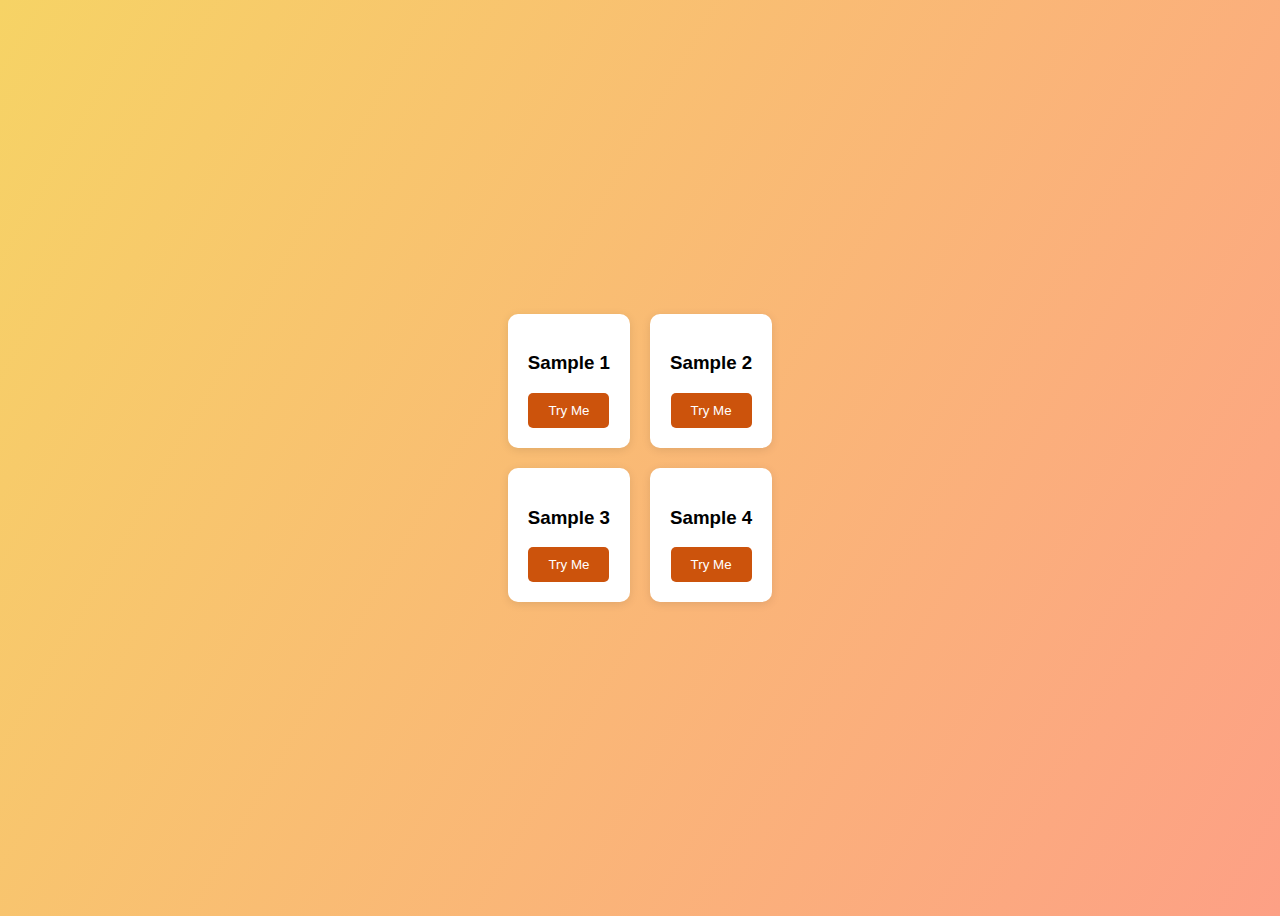
<file: buttons.html>
<!DOCTYPE html>
<html lang="en">
<head>
    <meta charset="UTF-8">
    <meta name="viewport" content="width=device-width, initial-scale=1.0">
    <link rel="stylesheet" href="buttons.css">
    <title>Button Samples</title>
</head>
<body>
    <div class="container">
        <div class="card" id="sec1">
            <h3>Sample 1</h3>
            <button class="try-me">Try Me</button>
        </div>
        <div class="card" id="sec2">
            <h3>Sample 2</h3>
            <button class="try-me">Try Me</button>
        </div>
        <div class="card" id="sec3">
            <h3>Sample 3</h3>
            <button class="try-me">Try Me</button>
        </div>
        <div class="card" id="sec4">
            <h3>Sample 4</h3>
            <button class="try-me">Try Me</button>
        </div>
    </div>
</body>
</html>
</file>
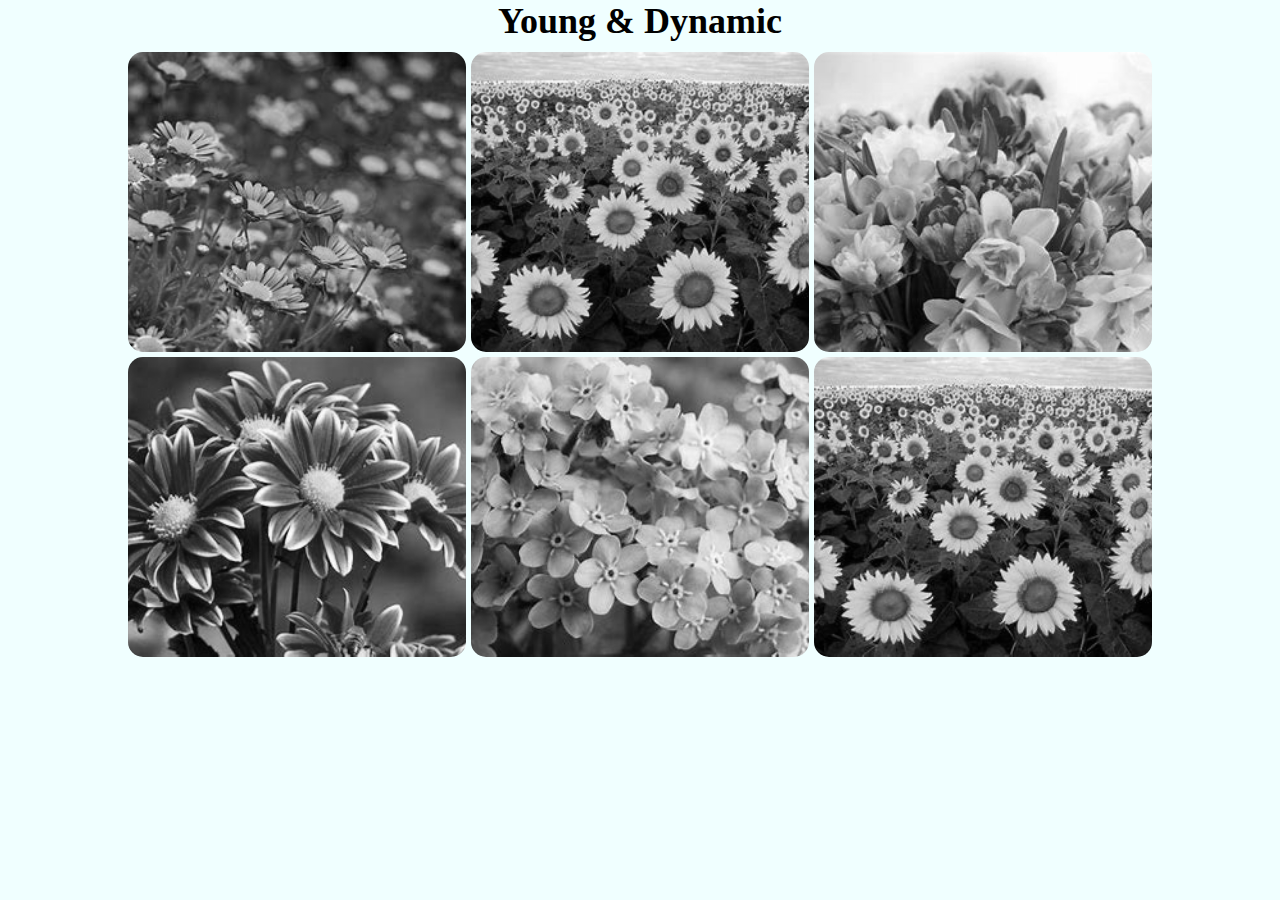
<file: ImageGallery.html>
<!DOCTYPE html>
<html lang="en">
<head>
    <meta charset="UTF-8">
    <meta name="viewport" content="width=device-width, initial-scale=1.0">
    <title>Image Gallery</title>
    <link rel="stylesheet" href="https://cdnjs.cloudflare.com/ajax/libs/font-awesome/6.7.2/css/all.min.css" integrity="sha512-Evv84Mr4kqVGRNSgIGL/F/aIDqQb7xQ2vcrdIwxfjThSH8CSR7PBEakCr51Ck+w+/U6swU2Im1vVX0SVk9ABhg==" crossorigin="anonymous" referrerpolicy="no-referrer" />
    <link rel="stylesheet" href="ImageGallery.css"/>
</head>
<body>
    <h1>Young & Dynamic</h1>
   <div id="gallery">
    <div class="container">
        <img src="image1.jpg" alt=""/>
    <div class="popup">
        <h2>Flowers1</h2>
        <div class="icons"><i class="fa-brands fa-instagram">
            <i class="fa-brands fa-twitter"></i>
        </i></div>
        </div>
        </div>
    <div class="container"><img src="image6.jpg" alt=""/>
        <div class="popup">
            <h2>Flowers2</h2>
            <div class="icons"><i class="fa-brands fa-instagram"></i>
                <i class="fa-brands fa-twitter"></i></div>
            </div>
            </div>
    <div class="container"><img src="image3.jpg" alt=""/>
        <div class="popup">
            <h2>Flowers3</h2>
            <div class="icons"><i class="fa-brands fa-instagram"></i>
                <i class="fa-brands fa-twitter"></i></div>
            </div>
            </div> 
    <div class="container"><img src="image4.jpg" alt=""/>
        <div class="popup">
            <h2>Flowers4</h2>
            <div class="icons"><i class="fa-brands fa-instagram"></i>
                <i class="fa-brands fa-twitter"></i></div>
            </div>
            </div>
    <div class="container"><img src="image5.jpg" alt=""/>
        <div class="popup">
            <h2>Flowers5</h2>
            <div class="icons"><i class="fa-brands fa-instagram"></i>
                <i class="fa-brands fa-twitter"></i></div>
            </div>
            </div>
    <div class="container"><img src="image6.jpg" alt=""/>
        <div class="popup">
            <h2>Flowers6</h2>
            <div class="icons"><i class="fa-brands fa-instagram"></i>
                <i class="fa-brands fa-twitter"></i></div>
            </div>
            </div>
</div>
</body>
</html>
</file>
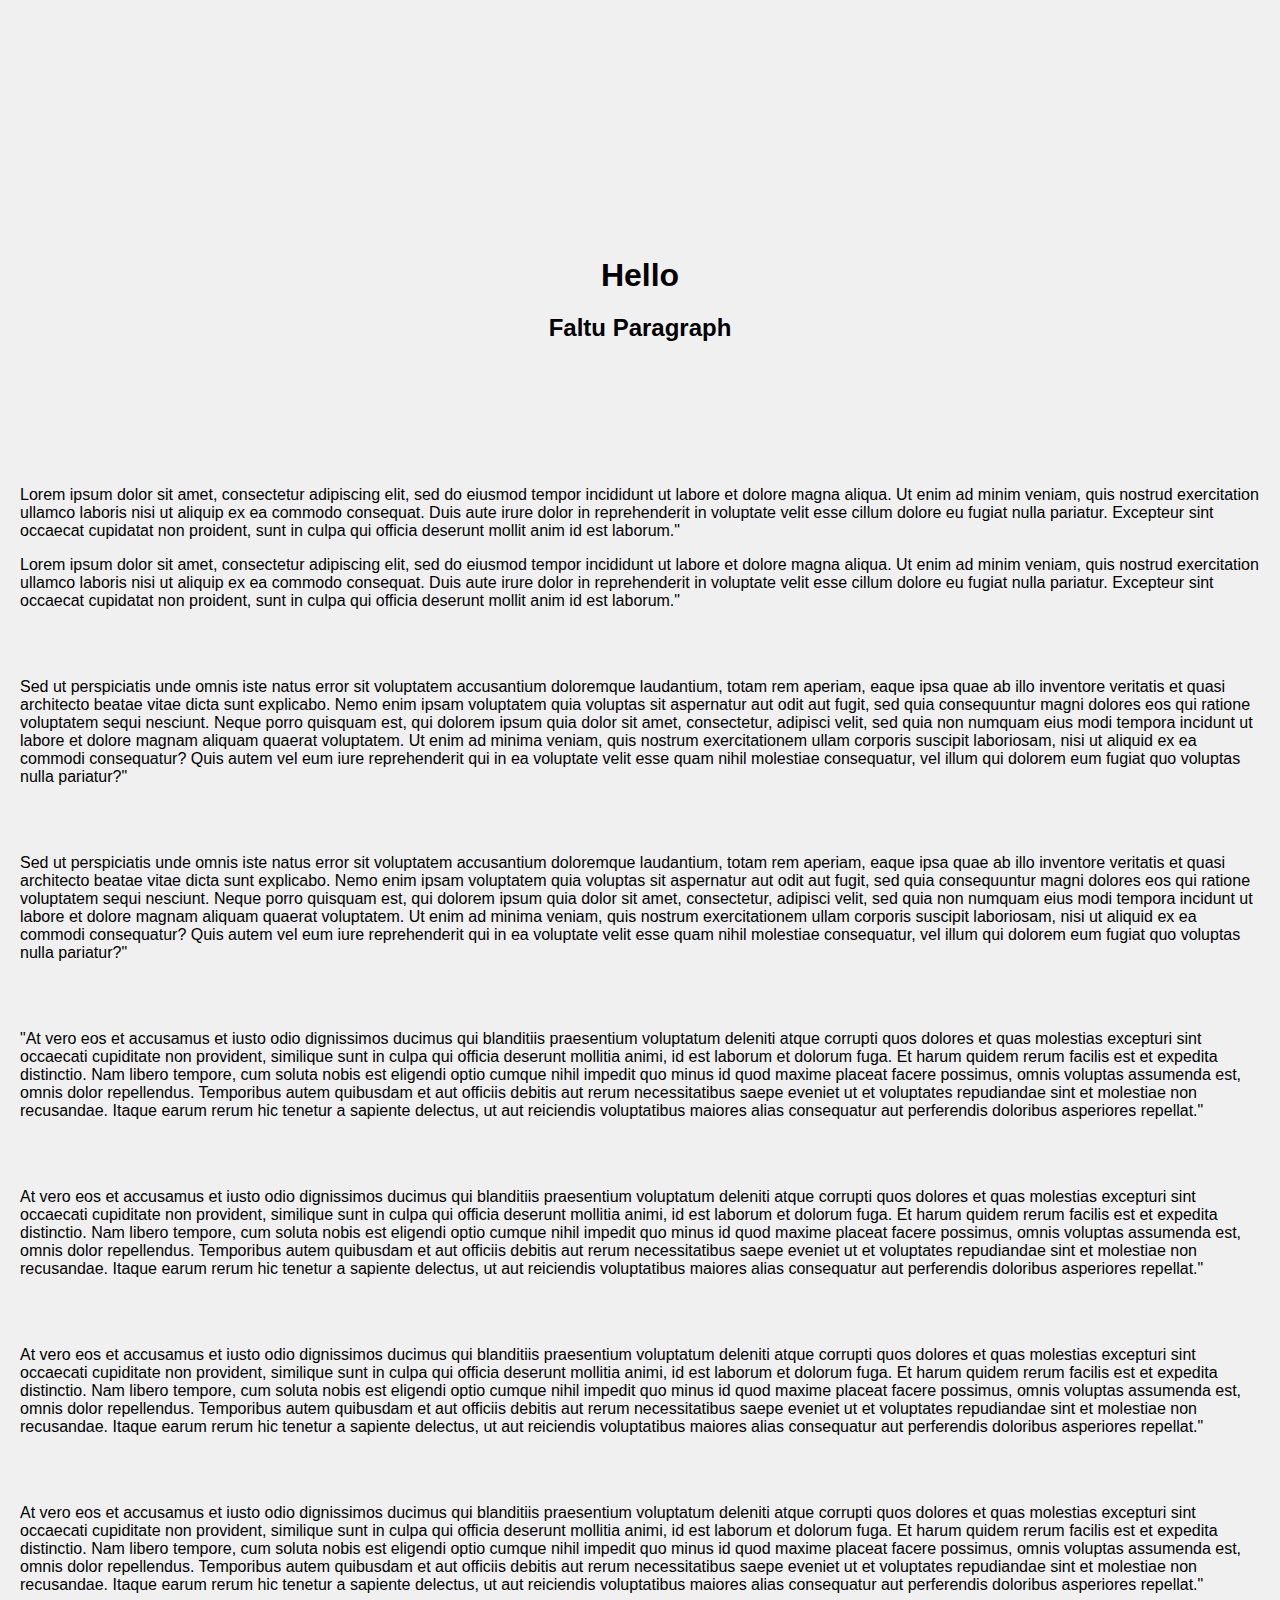
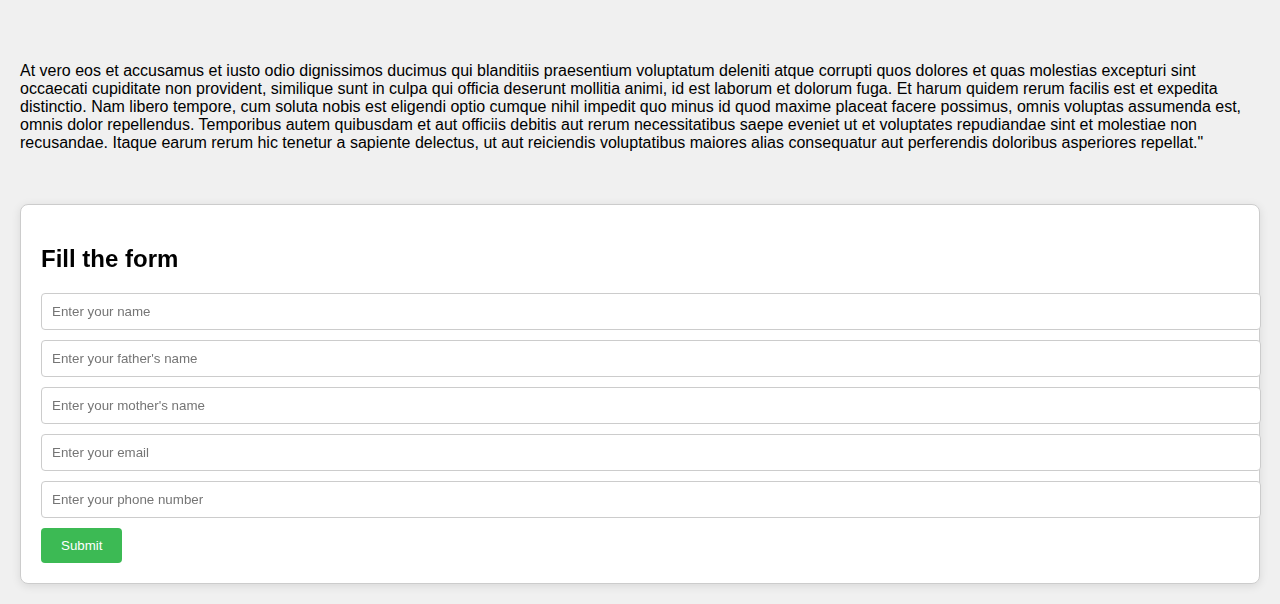
<file: paragraph.html>
<!DOCTYPE html>
<html lang="en">
<head>
    <meta charset="UTF-8">
    <meta name="viewport" content="width=device-width, initial-scale=1.0">
    <link rel="stylesheet" href="paragraph.css">
    <title>Sticky Form Example</title>
</head>
<body>
    <div class="content">
        <br>
        <br>
        <br>
        <br>
        <br>
        <br>
        <br>
        <br>
        <br>
        <br>
        <br>
        <br>
        <center><h1>Hello</h1></center>
        <center><h2>Faltu Paragraph</h2></center>
        <br>
        <br>
        <br>
        <br>
        <br>
        <br>
        <p>Lorem ipsum dolor sit amet, consectetur adipiscing elit, sed do eiusmod tempor incididunt ut labore et dolore magna aliqua. Ut enim ad minim veniam, quis nostrud exercitation ullamco laboris nisi ut aliquip ex ea commodo consequat. Duis aute irure dolor in reprehenderit in voluptate velit esse cillum dolore eu fugiat nulla pariatur. Excepteur sint occaecat cupidatat non proident, sunt in culpa qui officia deserunt mollit anim id est laborum."</p>
        <p>Lorem ipsum dolor sit amet, consectetur adipiscing elit, sed do eiusmod tempor incididunt ut labore et dolore magna aliqua. Ut enim ad minim veniam, quis nostrud exercitation ullamco laboris nisi ut aliquip ex ea commodo consequat. Duis aute irure dolor in reprehenderit in voluptate velit esse cillum dolore eu fugiat nulla pariatur. Excepteur sint occaecat cupidatat non proident, sunt in culpa qui officia deserunt mollit anim id est laborum."</p>
           <br>
           <br>
        <p>Sed ut perspiciatis unde omnis iste natus error sit voluptatem accusantium doloremque laudantium, totam rem aperiam, eaque ipsa quae ab illo inventore veritatis et quasi architecto beatae vitae dicta sunt explicabo. Nemo enim ipsam voluptatem quia voluptas sit aspernatur aut odit aut fugit, sed quia consequuntur magni dolores eos qui ratione voluptatem sequi nesciunt. Neque porro quisquam est, qui dolorem ipsum quia dolor sit amet, consectetur, adipisci velit, sed quia non numquam eius modi tempora incidunt ut labore et dolore magnam aliquam quaerat voluptatem. Ut enim ad minima veniam, quis nostrum exercitationem ullam corporis suscipit laboriosam, nisi ut aliquid ex ea commodi consequatur? Quis autem vel eum iure reprehenderit qui in ea voluptate velit esse quam nihil molestiae consequatur, vel illum qui dolorem eum fugiat quo voluptas nulla pariatur?"</p>
            <br>
            <br>
        <p>Sed ut perspiciatis unde omnis iste natus error sit voluptatem accusantium doloremque laudantium, totam rem aperiam, eaque ipsa quae ab illo inventore veritatis et quasi architecto beatae vitae dicta sunt explicabo. Nemo enim ipsam voluptatem quia voluptas sit aspernatur aut odit aut fugit, sed quia consequuntur magni dolores eos qui ratione voluptatem sequi nesciunt. Neque porro quisquam est, qui dolorem ipsum quia dolor sit amet, consectetur, adipisci velit, sed quia non numquam eius modi tempora incidunt ut labore et dolore magnam aliquam quaerat voluptatem. Ut enim ad minima veniam, quis nostrum exercitationem ullam corporis suscipit laboriosam, nisi ut aliquid ex ea commodi consequatur? Quis autem vel eum iure reprehenderit qui in ea voluptate velit esse quam nihil molestiae consequatur, vel illum qui dolorem eum fugiat quo voluptas nulla pariatur?"
            </p>
            <br>
            <br>
        <p>"At vero eos et accusamus et iusto odio dignissimos ducimus qui blanditiis praesentium voluptatum deleniti atque corrupti quos dolores et quas molestias excepturi sint occaecati cupiditate non provident, similique sunt in culpa qui officia deserunt mollitia animi, id est laborum et dolorum fuga. Et harum quidem rerum facilis est et expedita distinctio. Nam libero tempore, cum soluta nobis est eligendi optio cumque nihil impedit quo minus id quod maxime placeat facere possimus, omnis voluptas assumenda est, omnis dolor repellendus. Temporibus autem quibusdam et aut officiis debitis aut rerum necessitatibus saepe eveniet ut et voluptates repudiandae sint et molestiae non recusandae. Itaque earum rerum hic tenetur a sapiente delectus, ut aut reiciendis voluptatibus maiores alias consequatur aut perferendis doloribus asperiores repellat."</p>
            <br>
            <br>
        <p>At vero eos et accusamus et iusto odio dignissimos ducimus qui blanditiis praesentium voluptatum deleniti atque corrupti quos dolores et quas molestias excepturi sint occaecati cupiditate non provident, similique sunt in culpa qui officia deserunt mollitia animi, id est laborum et dolorum fuga. Et harum quidem rerum facilis est et expedita distinctio. Nam libero tempore, cum soluta nobis est eligendi optio cumque nihil impedit quo minus id quod maxime placeat facere possimus, omnis voluptas assumenda est, omnis dolor repellendus. Temporibus autem quibusdam et aut officiis debitis aut rerum necessitatibus saepe eveniet ut et voluptates repudiandae sint et molestiae non recusandae. Itaque earum rerum hic tenetur a sapiente delectus, ut aut reiciendis voluptatibus maiores alias consequatur aut perferendis doloribus asperiores repellat."</p>
                <br>
                <br>
        <p>At vero eos et accusamus et iusto odio dignissimos ducimus qui blanditiis praesentium voluptatum deleniti atque corrupti quos dolores et quas molestias excepturi sint occaecati cupiditate non provident, similique sunt in culpa qui officia deserunt mollitia animi, id est laborum et dolorum fuga. Et harum quidem rerum facilis est et expedita distinctio. Nam libero tempore, cum soluta nobis est eligendi optio cumque nihil impedit quo minus id quod maxime placeat facere possimus, omnis voluptas assumenda est, omnis dolor repellendus. Temporibus autem quibusdam et aut officiis debitis aut rerum necessitatibus saepe eveniet ut et voluptates repudiandae sint et molestiae non recusandae. Itaque earum rerum hic tenetur a sapiente delectus, ut aut reiciendis voluptatibus maiores alias consequatur aut perferendis doloribus asperiores repellat."</p>
                <br>
                <br>
        <p>At vero eos et accusamus et iusto odio dignissimos ducimus qui blanditiis praesentium voluptatum deleniti atque corrupti quos dolores et quas molestias excepturi sint occaecati cupiditate non provident, similique sunt in culpa qui officia deserunt mollitia animi, id est laborum et dolorum fuga. Et harum quidem rerum facilis est et expedita distinctio. Nam libero tempore, cum soluta nobis est eligendi optio cumque nihil impedit quo minus id quod maxime placeat facere possimus, omnis voluptas assumenda est, omnis dolor repellendus. Temporibus autem quibusdam et aut officiis debitis aut rerum necessitatibus saepe eveniet ut et voluptates repudiandae sint et molestiae non recusandae. Itaque earum rerum hic tenetur a sapiente delectus, ut aut reiciendis voluptatibus maiores alias consequatur aut perferendis doloribus asperiores repellat."</p>
<br>
<br>
        <p>At vero eos et accusamus et iusto odio dignissimos ducimus qui blanditiis praesentium voluptatum deleniti atque corrupti quos dolores et quas molestias excepturi sint occaecati cupiditate non provident, similique sunt in culpa qui officia deserunt mollitia animi, id est laborum et dolorum fuga. Et harum quidem rerum facilis est et expedita distinctio. Nam libero tempore, cum soluta nobis est eligendi optio cumque nihil impedit quo minus id quod maxime placeat facere possimus, omnis voluptas assumenda est, omnis dolor repellendus. Temporibus autem quibusdam et aut officiis debitis aut rerum necessitatibus saepe eveniet ut et voluptates repudiandae sint et molestiae non recusandae. Itaque earum rerum hic tenetur a sapiente delectus, ut aut reiciendis voluptatibus maiores alias consequatur aut perferendis doloribus asperiores repellat."</p>
<br>
<br>
        <div class="sticky-form">
            <h2>Fill the form</h2>
            <input type="text" placeholder="Enter your name">
            <input type="text" placeholder="Enter your father's name">
            <input type="text" placeholder="Enter your mother's name">
            <input type="email" placeholder="Enter your email">
            <input type="tel" placeholder="Enter your phone number">
            <button>Submit</button>
        </div>
    </div>
</body>
</html>
</file>
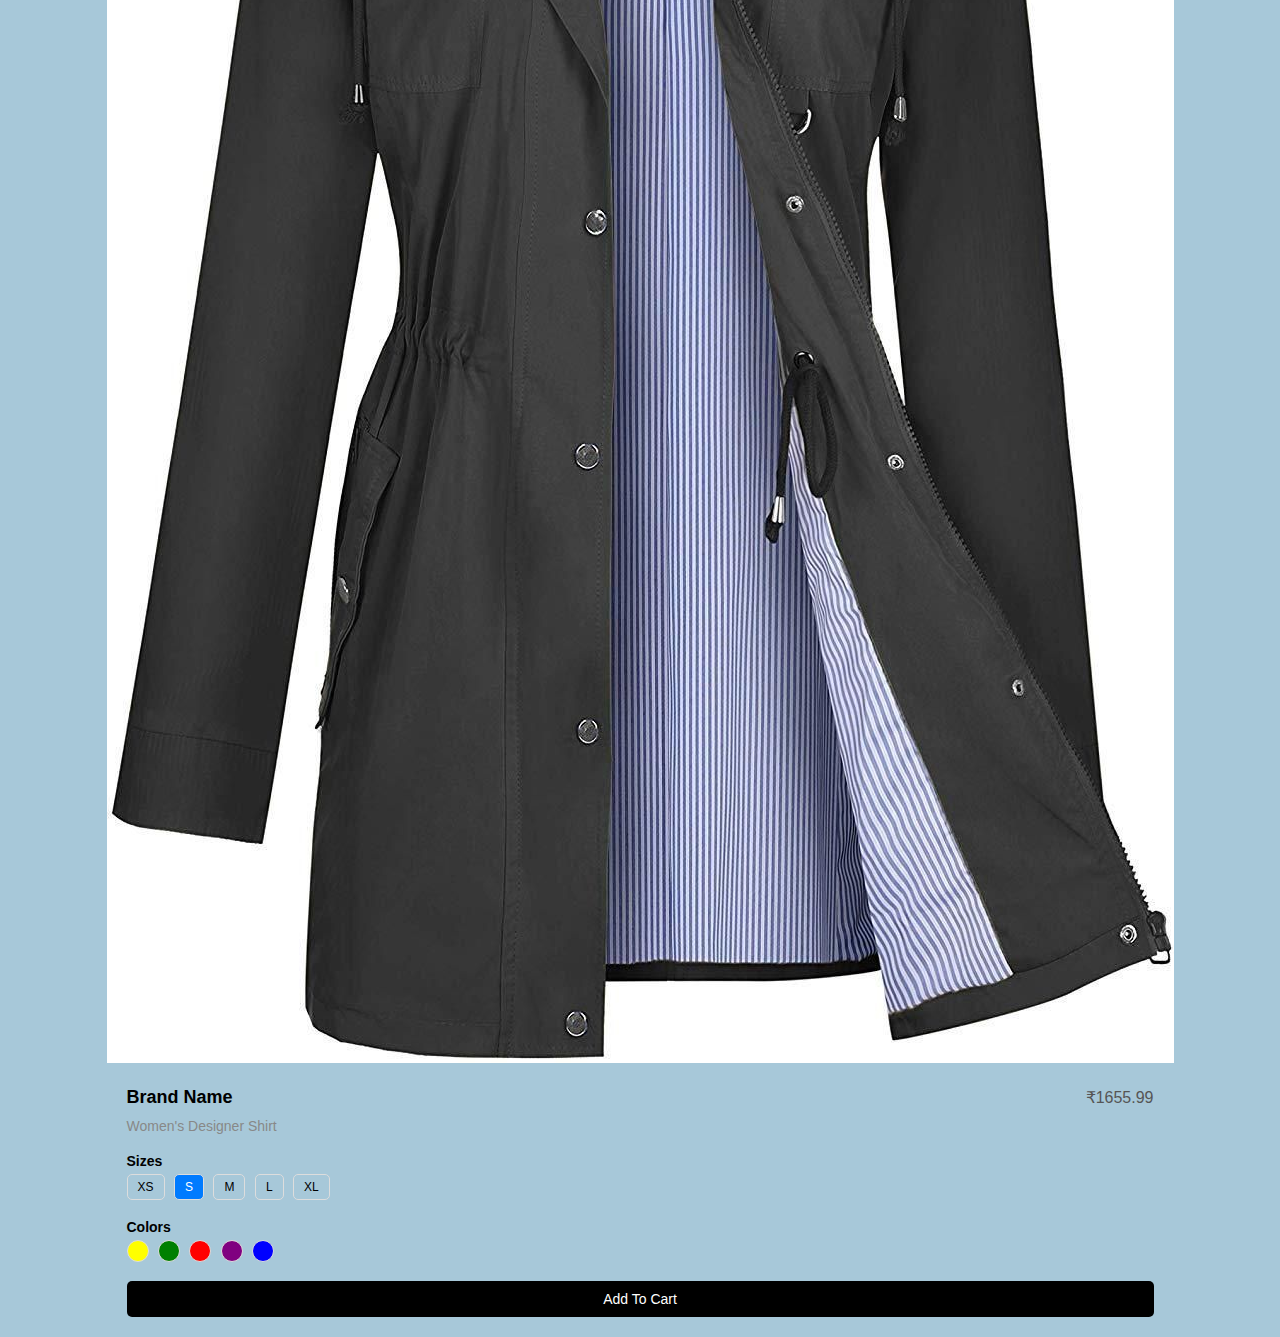
<file: Product.html>
<!DOCTYPE html>
<html lang="en">
<head>
  <meta charset="UTF-8">
  <meta name="viewport" content="width=device-width, initial-scale=1.0">
  <title>Product Card</title>
  <link rel="stylesheet" href="Product.css">
</head>
<body>
    <div class="container">
        <div class="product-image"></div>
        <img src="product.jpg" alt=""/>
    <div class="popup">
    <div class="product-info">
      <div class="product-title">
        <h3>Brand Name</h3>
        <span class="price">₹1655.99</span>
      </div>
      <p class="description">Women's Designer Shirt</p>
      <div class="sizes">
        <h4>Sizes</h4>
        <span>XS</span>
        <span class="active">S</span>
        <span>M</span>
        <span>L</span>
        <span>XL</span>
      </div>
      <div class="colors">
        <h4>Colors</h4>
        <span class="color yellow"></span>
        <span class="color green"></span>
        <span class="color red"></span>
        <span class="color purple"></span>
        <span class="color blue"></span>
      </div>
      <button class="add-to-cart">Add To Cart</button>
    </div>
  </div>
</div>
</body>
</html>
</file>
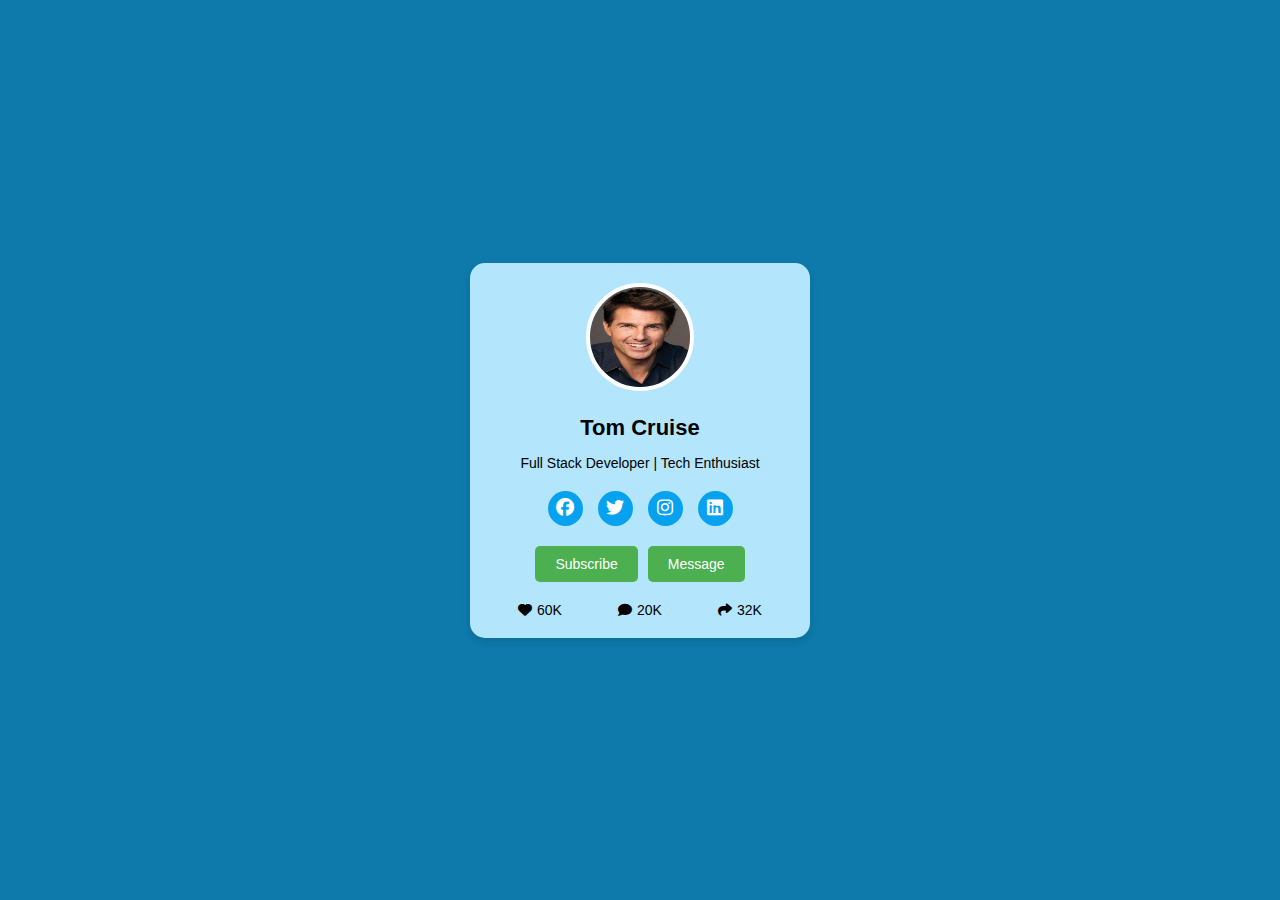
<file: Profile.html>
<!DOCTYPE html>
<html lang="en">
<head>
  <meta charset="UTF-8">
  <meta name="viewport" content="width=device-width, initial-scale=1.0">
  <title>Profile Card</title>
  <link rel="stylesheet" href="Profile.css">
  <link rel="stylesheet" href="https://cdnjs.cloudflare.com/ajax/libs/font-awesome/6.7.2/css/all.min.css" integrity="sha512-Evv84Mr4kqVGRNSgIGL/F/aIDqQb7xQ2vcrdIwxfjThSH8CSR7PBEakCr51Ck+w+/U6swU2Im1vVX0SVk9ABhg==" crossorigin="anonymous" referrerpolicy="no-referrer" />
</head>
<body>
  <div class="card-container">
    <div class="profile-card">
      <div class="profile-image">
        <img src="profile.jpg" alt="Profile Picture">
      </div>
      <h2>Tom Cruise</h2>
      <p class="title">Full Stack Developer | Tech Enthusiast</p>
      <div class="social-icons">
        <a href="#"><i class="fa-brands fa-facebook"></i></a>
        <a href="#"><i class="fa-brands fa-twitter"></i></a>
        <a href="#"><i class="fa-brands fa-instagram"></i></a>
        <a href="#"><i class="fa-brands fa-linkedin"></i></a>
      </div>
      <div class="buttons">
        <button class="subscribe">Subscribe</button>
        <button class="message">Message</button>
      </div>
      <div class="stats">
        <div><i class="fa-solid fa-heart"></i> 60K</div>
        <div><i class="fa-solid fa-comment"></i>20K</div>
        <div><i class="fa-solid fa-share"></i>32K</div>
      </div>
    </div>
  </div>
</body>
</html>
</file>
<file: buttons.css>
body {
    background: linear-gradient(120deg, #f6d365 0%, #fda085 100%);
    font-family: Arial, sans-serif;
    display: flex;
    justify-content: center;
    align-items: center;
    height: 100vh;
}

.container {
    display: grid;
    grid-template-columns: repeat(2, 1fr);
    gap: 20px;
}

.card {
    padding: 20px;
    background-color: white;
    border-radius: 10px;
    text-align: center;
    box-shadow: 0 2px 10px rgba(0, 0, 0, 0.1);
}

.try-me {
    background-color: #cc530c;
    border: none;
    color: white;
    padding: 10px 20px;
    border-radius: 5px;
    cursor: pointer;
    transition: all 0.3s ease;
    position: relative;
}

.try-me sec1::before {
    content: "";
    width: 15;
    top: 0;
    left: 0;
    position: absolute;

}

.try-me sec1:hover::before {
    

}
/* Transition 1: Color Change */
.try-me:hover {
    background-color: #16e60b;
}

/* Transition 2: Scale Effect */
.try-me.scale:hover {
    transform: scale(1.1);
}

/* Transition 3: Shadow Effect */
.try-me.shadow:hover {
    box-shadow: 0 4px 15px rgba(0, 0, 0, 0.3);
}

/* Transition 4: Border Effect */
.try-me.border:hover {
    border: 2px solid #3cba54;
    background-color: white;
    color: #3cba54;
}

/* Transition 5: Rotate Effect */
.try-me.rotate:hover {
    transform: rotate(5deg);
}

/* Transition 6: Gradient Background */
.try-me.gradient:hover {
    background: linear-gradient(45deg, #ff6b6b, #a95774);
    color: white;
}

/* Transition 7: Text Shadow */
.try-me.text-shadow:hover {
    text-shadow: 2px 2px 4px rgba(0, 0, 0, 0.5);
}
</file>
<file: ImageGallery.css>
* {
    padding: 0;
    margin: 0;
    box-sizing: border-box;
}

img {
    width: 100%;
    height: 100%;
}

body {
    background-color: azure;
}

h1 {
    text-align: center;
    margin-bottom: 10px;
    font-size: 36px;
}

#gallery {
    width: 80%;
    margin: 0 auto;
    display: flex;
    flex-wrap :wrap;
    gap: 5px;
}

#gallery .container {
    width: 33%;
    height: 300px;
    position: relative;
    overflow: hidden;

}

#gallery .container .popup {
    position: absolute;
    bottom: -28px;
    left: 0;
    background-color: rgba(0, 0, 0,0.5);
    width: 100%;
    color: white;
    display: flex;
    justify-content: space-between;
    align-items: center;
    padding: 0 5px;
    transition: all 0.4s;
}
#gallery img {
    object-fit: cover;
    border-radius: 15px;
    filter: grayscale(1);
    transition: all 0.4s;
}

#gallery .container:hover img {
    filter: grayscale(0);
    transform: scale(1.1);
}

#gallery .container:hover .popup {
bottom: 0;
}

a= 1
b =1
3
</file>
<file: paragraph.css>
body {
    font-family: Arial, sans-serif;
    margin: 0;
    padding: 0;
    background-color: #f0f0f0;
}

.content {
    padding: 20px;
}

h1 {
    margin-bottom: 20px;
}

.sticky-form {
    position: sticky;
    top: 20px; /* Adjust the distance from the top */
    background-color: white;
    padding: 20px;
    border: 1px solid #ccc;
    border-radius: 8px;
    box-shadow: 0 2px 10px rgba(0, 0, 0, 0.1);
}

input {
    display: block;
    width: 100%;
    padding: 10px;
    margin: 10px 0;
    border: 1px solid #ccc;
    border-radius: 4px;
}

button {
    padding: 10px 20px;
    background-color: #3cba54;
    color: white;
    border: none;
    border-radius: 4px;
    cursor: pointer;
    transition: background-color 0.3s;
}

button:hover {
    background-color: #35a045;
}
</file>
<file: Product.css>
body {
    margin: 0;
    font-family: Arial, sans-serif;
    background-color: #a7c8d9;
    display: flex;
    justify-content: center;
    align-items: center;
    height: 100vh;
  }

  .card-container {
    display: flex;
    justify-content: center;
    align-items: center;
  }
  
  .product-card {
    width: 30px;
    background-color: #fff;
    border-radius: 10px;
    box-shadow: 0 4px 8px rgba(0, 0, 0, 0.1);
    overflow: hidden;
    transition: transform 0.2s ease-in-out;
  }
  
  .product-card:hover {
    transform: scale(1.05);
  }
  
  .product-image img {
    width: 10%;
    height: auto;
  }
  
  .product-info {
    padding: 20px;
  }
  
  .product-title {
    display: flex;
    justify-content: space-between;
    align-items: center;
  }
  
  .product-title h3 {
    font-size: 18px;
    font-weight: bold;
    margin: 0;
  }
  
  .price {
    font-size: 16px;
    color: #555;
  }
  
  .description {
    font-size: 14px;
    color: #888;
    margin: 10px 0;
  }
  
  .sizes,
  .colors {
    margin: 15px 0;
  }
  
  .sizes h4,
  .colors h4 {
    font-size: 14px;
    margin-bottom: 5px;
  }
  
  .sizes span {
    display: inline-block;
    padding: 5px 10px;
    border: 1px solid #ddd;
    border-radius: 5px;
    margin-right: 5px;
    font-size: 12px;
    cursor: pointer;
    transition: background-color 0.2s ease, color 0.2s ease;
  }
  
  .sizes span.active,
  .sizes span:hover {
    background-color: #007bff;
    color: #fff;
  }
  
  .colors .color {
    display: inline-block;
    width: 20px;
    height: 20px;
    border-radius: 50%;
    margin-right: 5px;
    border: 1px solid #ddd;
    cursor: pointer;
    transition: transform 0.2s ease;
  }
  
  .colors .color:hover {
    transform: scale(1.2);
  }
  
  .colors .yellow { background-color: yellow; }
  .colors .green { background-color: green; }
  .colors .red { background-color: red; }
  .colors .purple { background-color: purple; }
  .colors .blue { background-color: blue; }
  
  .add-to-cart {
    width: 100%;
    padding: 10px;
    background-color: #000;
    color: #fff;
    border: none;
    border-radius: 5px;
    font-size: 14px;
    cursor: pointer;
    transition: background-color 0.2s ease;
  }
  
  .add-to-cart:hover {
    background-color: #333;
  }
</file>
<file: Profile.css>
body {
    margin: 0;
    font-family: Arial, sans-serif;
    background-color: #0e79ab;
    display: flex;
    justify-content: center;
    align-items: center;
    height: 100vh;
  }
  
  .card-container {
    display: flex;
    justify-content: center;
    align-items: center;
  }
  
  .profile-card {
    background-color: #b3e5fc;
    width: 300px;
    padding: 20px;
    border-radius: 15px;
    box-shadow: 0 4px 8px rgba(0, 0, 0, 0.1);
    text-align: center;
  }
  
  .profile-image img {
    width: 100px;
    height: 100px;
    border-radius: 50%;
    border: 4px solid #fff;
    margin-bottom: 10px;
  }
  
  h2 {
    margin: 10px 0;
    font-size: 22px;
    color: #000;
  }
  
  .title {
    font-size: 14px;
    color: #000;
    margin-bottom: 20px;
  }
  
  .social-icons {
    display: flex;
    justify-content: center;
    gap: 15px;
    margin-bottom: 20px;
  }
  
  .social-icons a {
    color: #fff;
    font-size: 18px;
    background-color: #07a2ef;
    width: 35px;
    height: 35px;
    display: flex;
    justify-content: center;
    align-items: center;
    border-radius: 50%;
    text-decoration: none;
  }
  
  .buttons {
    display: flex;
    justify-content: center;
    gap: 10px;
    margin-bottom: 20px;
  }
  
  button {
    border: none;
    border-radius: 5px;
    padding: 10px 20px;
    font-size: 14px;
    cursor: pointer;
  }
  
  .subscribe {
    background-color: #4caf50;
    color: #fff;
  }
  
  .message {
    background-color: #4caf50;
    color: #fff;
  }
  
  .stats {
    display: flex;
    justify-content: space-around;
    font-size: 14px;
    color: #000000;
  }
  
  .stats div {
    display: flex;
    align-items: center;
    gap: 5px;
  }
</file>
